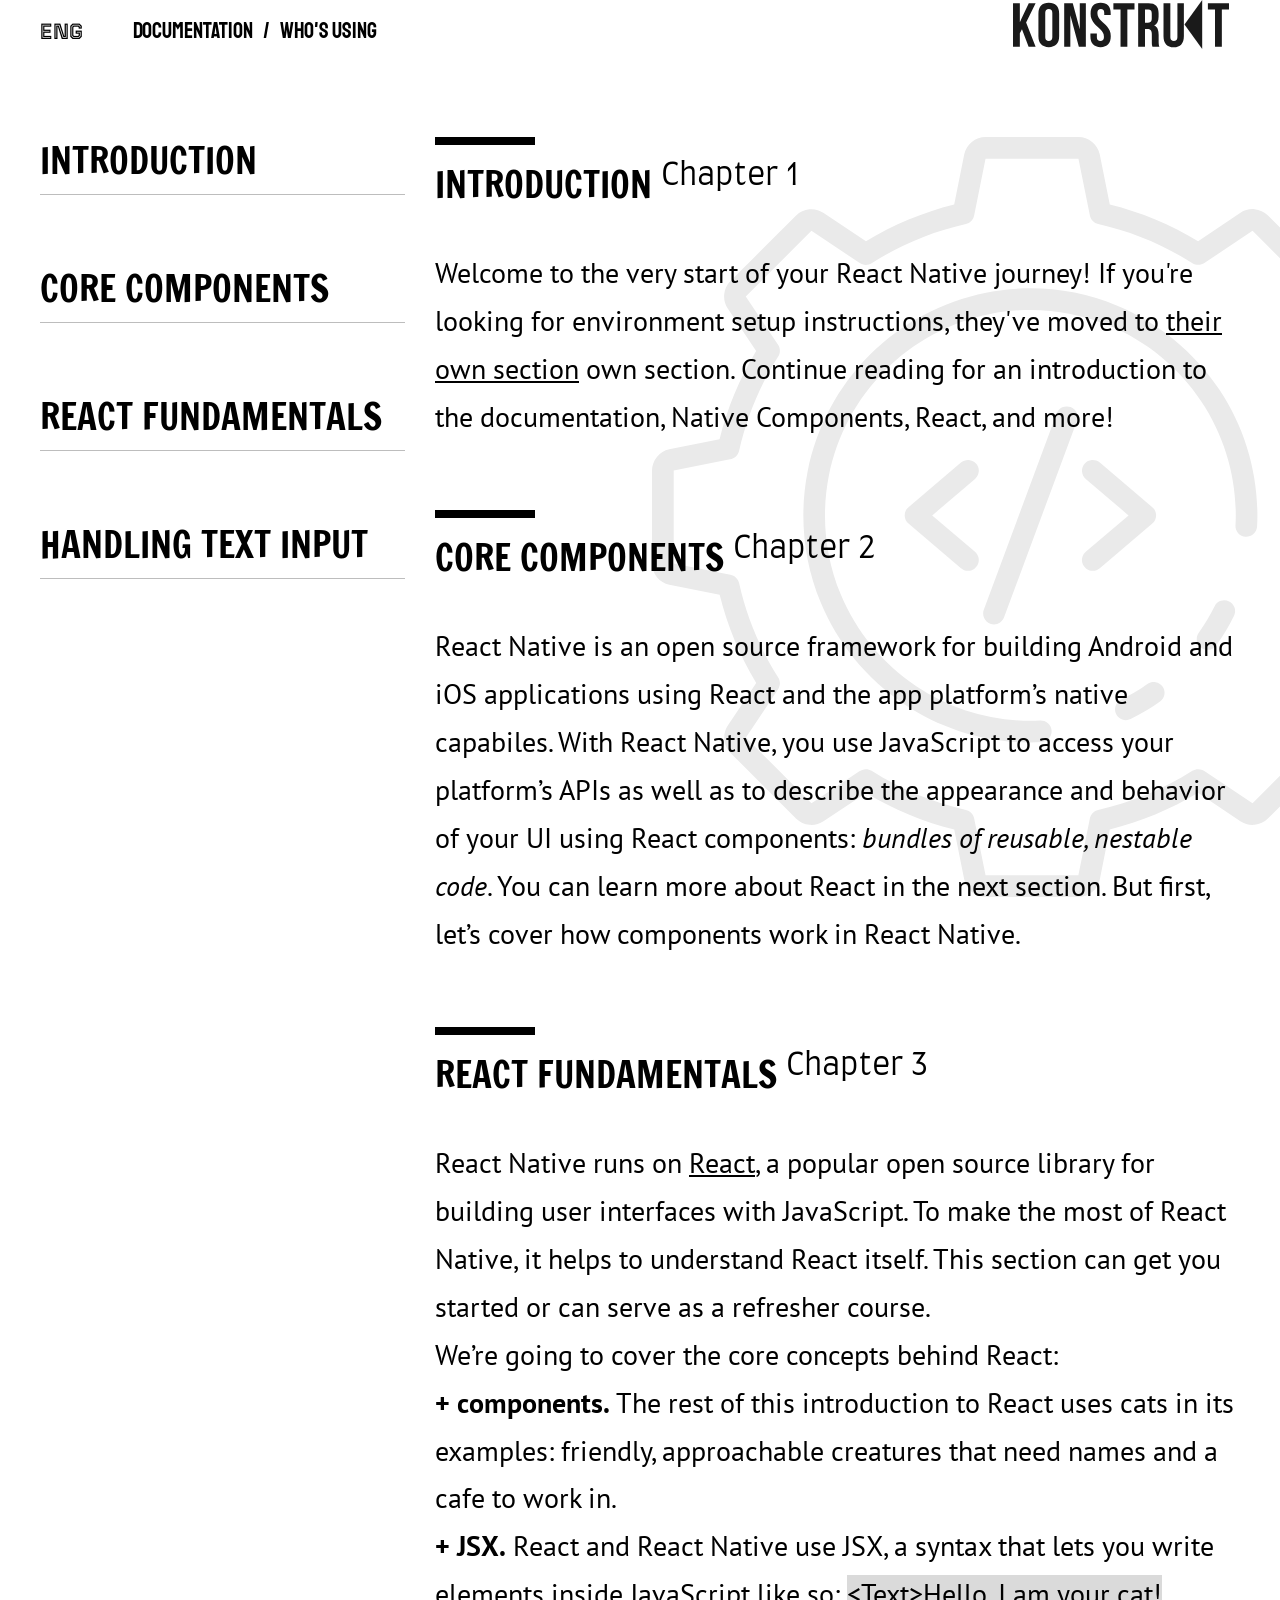
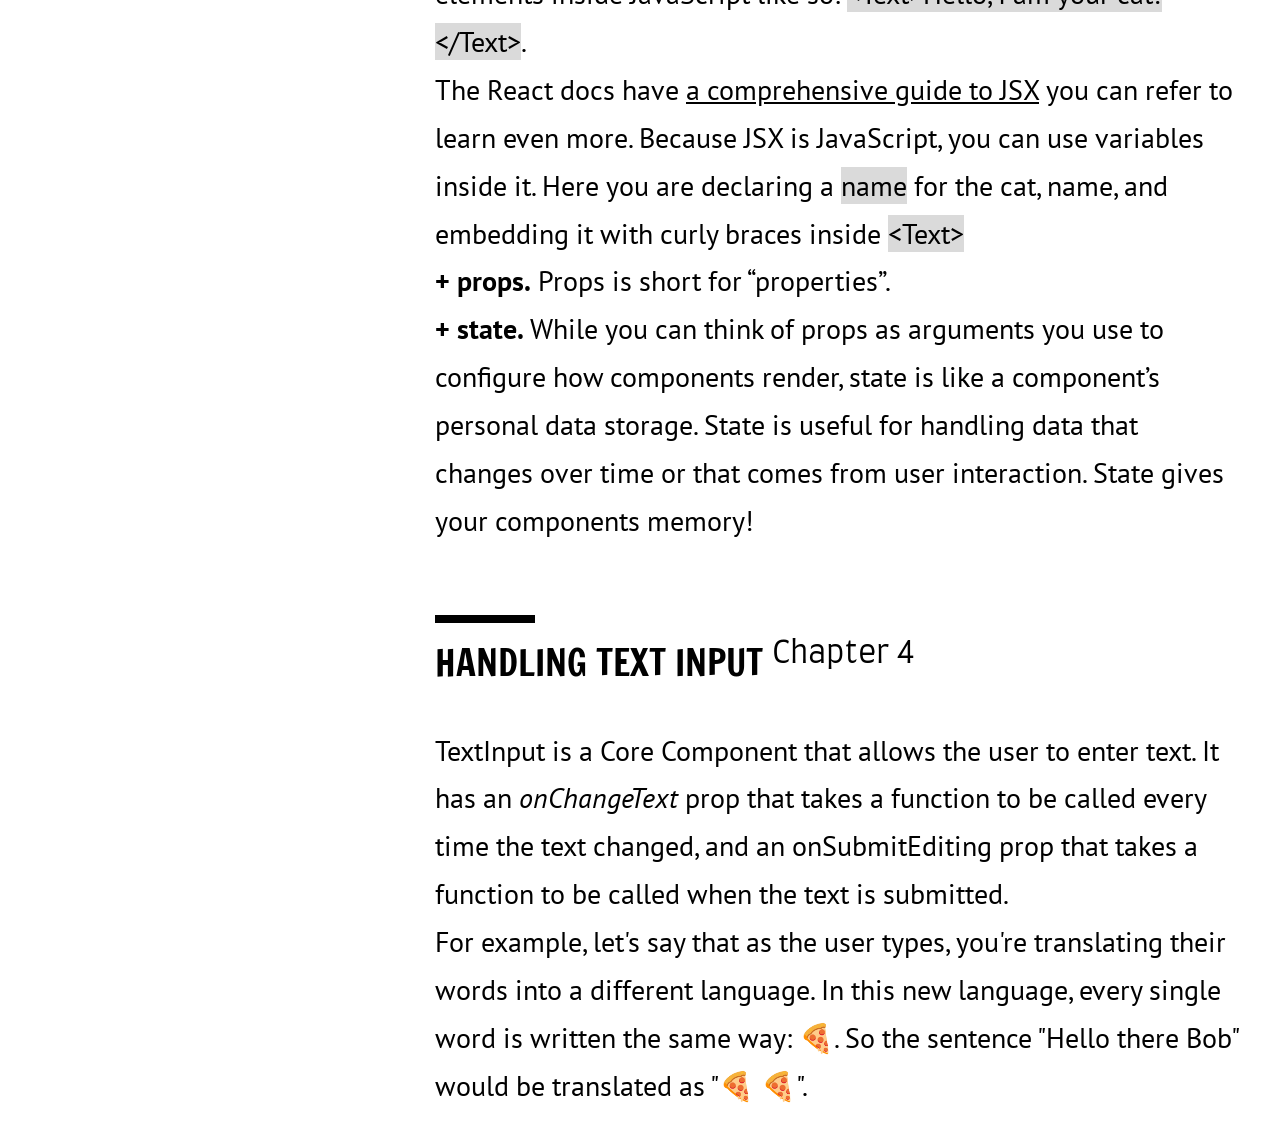
<file: index.html>
<!DOCTYPE html>
<html lang="en">

<head>
    <meta charset="UTF-8">
    <meta name="viewport" content="width=device-width, initial-scale=1.0">
    <title>POSITION-TRANSFORM</title>

    <link rel="preconnect" href="https://fonts.googleapis.com">
    <link rel="preconnect" href="https://fonts.gstatic.com" crossorigin>
    <link
        href="https://fonts.googleapis.com/css2?family=Farro:wght@300;400;500;700&family=Francois+One&family=PT+Sans:ital,wght@0,400;0,700;1,400;1,700&family=Staatliches&family=Tourney:ital,wght@0,100..900;1,100..900&display=swap"
        rel="stylesheet">

    <link rel="stylesheet" href="src/styles/style.css">
</head>

<body>
    <header class="header">
        <div class="container header-content-wrapper">
            <div class="lang-and-nav-cotainer">
                <a class="header__lang-link tourney-lang">eng</a>
                <nav class="header__nav staatliches-nav">
                    <ul class="header__list">
                        <li class="header__item">
                            <a>Documentation</a>
                        </li>
                        <li class="header__item">/</li>
                        <li class="header__item">
                            <a href="src/html pages/who'sUsing.html">Who's using</a>
                        </li>
                    </ul>
                </nav>
            </div>
            <a href="/" class="header__logo-link">
                <img src="src/images/company-logo-black.svg" alt="Site logo" class="header__img">
            </a>
        </div>
    </header>

    <main>
        <div class="content-wrapper container">

            <aside class="sidebar">
                <ul class="sidebar__list">
                    <li class="sidebar__item francois-one-heading">
                        <a href=".">Introduction</a>
                    </li>

                    <li class="sidebar__item francois-one-heading">
                        <a href=".">core components</a>
                    </li>

                    <li class="sidebar__item francois-one-heading">
                        <a href=".">react fundamentals</a>
                    </li>

                    <li class="sidebar__item francois-one-heading">
                        <a href=".">handling text input</a>
                    </li>
                </ul>
            </aside>

            <div class="main-content">
                <section class="Chapter-1">
                    <div>
                        <h2 class="francois-one-heading heading">Introduction <sup class="farro-light-chapter ">Chapter
                                1</sup>
                        </h2>
                        <p>
                            Welcome to the very start of your React Native journey! If you're looking for environment
                            setup
                            instructions, they've moved to <span class="underline-text">their own section</span> own
                            section.
                            Continue reading for an
                            introduction to the documentation, Native Components, React, and more!
                        </p>
                    </div>
                </section>

                <section class="Chapter-2">
                    <div>
                        <h2 class="francois-one-heading heading">core components <sup
                                class="farro-light-chapter">Chapter
                                2</sup></h2>
                        <p>
                            React Native is an open source framework for building Android and iOS applications using
                            React
                            and
                            the
                            app platform’s
                            native capabiles. With React Native, you use JavaScript to access your platform’s APIs as
                            well
                            as to
                            describe the
                            appearance and behavior of your UI using React components: <span class="italic-text">bundles
                                of
                                reusable, nestable
                                code</span>. You can
                            learn more about
                            React in the next section. But first, let’s cover how components work in React Native.
                        </p>
                    </div>
                </section>

                <section class="Chapter-3">
                    <div>
                        <h2 class="francois-one-heading heading">react fundamentals <sup
                                class="farro-light-chapter">Chapter
                                3</sup>
                        </h2>
                        <p>
                            React Native runs on <span class="underline-text">React</span>, a popular open source
                            library
                            for
                            building user interfaces
                            with
                            JavaScript. To make the most of React Native, it helps to understand React itself. This
                            section
                            can
                            get
                            you started or can serve as a refresher course.
                        </p>
                        <p>We’re going to cover the core concepts behind React:</p>
                        <ul>
                            <li>
                                <strong>+ components.</strong> The rest of this introduction to React uses cats in its
                                examples:
                                friendly, approachable creatures that
                                need names and a cafe to work in.
                            </li>
                            <li>
                                <strong>+ JSX.</strong> React and React Native use JSX, a syntax that lets you write
                                elements
                                inside
                                JavaScript like
                                so: <span class="background-text">&lt;Text&gt;Hello, I am your cat!&lt;/Text&gt;</span>.
                            </li>
                            <li>
                                The React docs have <span class="underline-text">a comprehensive guide to JSX</span> you
                                can
                                refer to learn even more.
                                Because JSX is JavaScript, you can use variables inside it. Here you are declaring a
                                <span class="background-text">name</span> for the cat, name, and embedding it with curly
                                braces
                                inside
                                <span class="background-text">&lt;Text&gt;</span>
                            </li>
                            <li>
                                <strong>+ props.</strong> Props is short for “properties”.
                            </li>
                            <li>
                                <strong>+ state.</strong> While you can think of props as arguments you use to configure
                                how
                                components render, state is like a component’s personal data storage. State is useful
                                for
                                handling
                                data that changes over time or that comes from user interaction. State gives your
                                components
                                memory!
                            </li>
                        </ul>
                    </div>
                </section>

                <section class="Chapter-4">
                    <div>
                        <h2 class="francois-one-heading heading">handling text input <sup
                                class="farro-light-chapter">Chapter
                                4</sup>
                        </h2>
                        <p>
                            TextInput is a Core Component that allows the user to enter text. It has an
                            <span class="italic-text">onChangeText</span>
                            prop that takes
                            a function to
                            be called every time the text changed, and an onSubmitEditing prop that takes a function to
                            be
                            called
                            when the text is
                            submitted.
                        </p>
                        <p>
                            For example, let's say that as the user types, you're translating their words into a
                            different
                            language.
                            In this new
                            language, every single word is written the same way: 🍕. So the sentence "Hello there Bob"
                            would
                            be
                            translated as "🍕
                            🍕".
                        </p>
                    </div>
                </section>
            </div>
        </div>
    </main>
</body>

</html>
</file>
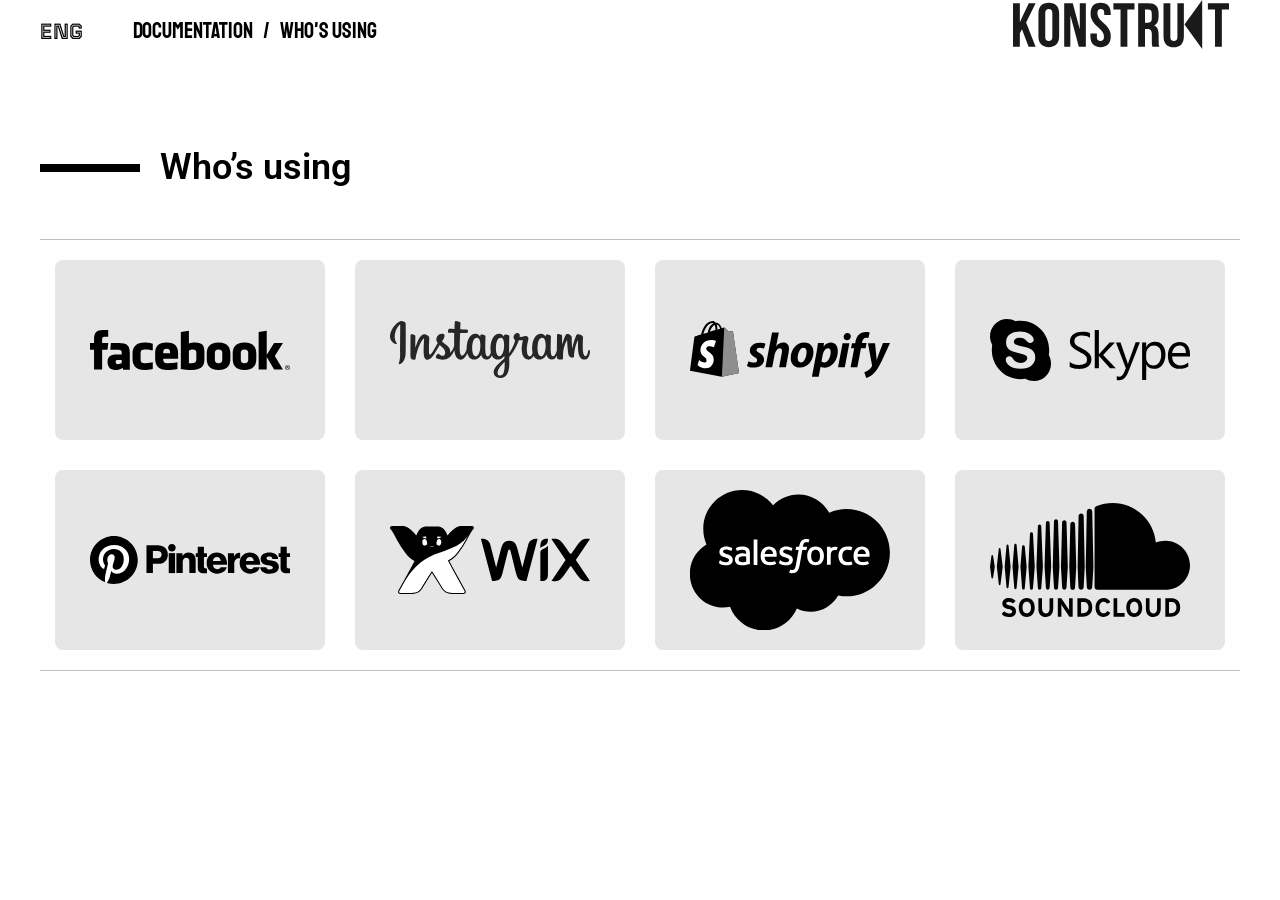
<file: src/html pages/who'sUsing.html>
<!DOCTYPE html>
<html lang="en">

<head>
    <meta charset="UTF-8">
    <meta name="viewport" content="width=device-width, initial-scale=1.0">
    <title>>POSITION-TRANSFORM</title>
    <link rel="preconnect" href="https://fonts.googleapis.com">
    <link rel="preconnect" href="https://fonts.gstatic.com" crossorigin>
    <link
        href="https://fonts.googleapis.com/css2?family=Farro:wght@300;400;500;700&family=Francois+One&family=PT+Sans:ital,wght@0,400;0,700;1,400;1,700&family=Staatliches&family=Tourney:ital,wght@0,100..900;1,100..900&family=Roboto:ital,wght@0,100..900;1,100..900&display=swap"
        rel="stylesheet">

    <link rel="stylesheet" href="../styles/style.css">
    <link rel="stylesheet" href="../styles/who'sUsing.css">
</head>

<body>
    <header class="header">
        <div class="container header-content-wrapper">
            <div class="lang-and-nav-cotainer">
                <a class="header__lang-link tourney-lang">eng</a>
                <nav class="header__nav staatliches-nav">
                    <ul class="header__list">
                        <li class="header__item">
                            <a href="../../index.html">Documentation</a>
                        </li>
                        <li class="header__item">/</li>
                        <li class="header__item">
                            <a>Who's using</a>
                        </li>
                    </ul>
                </nav>
            </div>
            <a href="../../index.html" class="header__logo-link">
                <img src="../images/company-logo-black.svg" alt="Site logo" class="header__img">
            </a>
        </div>
    </header>

    <main>
        <section class="whosUsing container">
            <h2 class="whosUsing__title">Who’s using</h2>
            <ul class="whosUsing__list">
                <li class="whosUsing__item">
                    <div class="card">
                        <div class="card__front">
                            <img src="../images/facebook-logo-black.svg" alt="Facebook logo black" class="logo-icon">
                        </div>

                        <div class="card__back">
                            <img src="../images/facebook-logo-white.svg" alt="Facebook logo white">
                        </div>
                    </div>
                </li>

                <li class="whosUsing__item">
                    <div class="card">
                        <div class="card__front">
                            <img src="../images/instagram-logo-black.svg" alt="Instagram logo black" class="logo-icon">
                        </div>

                        <div class="card__back">
                            <img src="../images/instagram-logo-white.svg" alt="Instagram logo white">
                        </div>
                    </div>
                </li>

                <li class="whosUsing__item">
                    <div class="card">
                        <div class="card__front">
                            <img src="../images/shopify-logo-black.svg" alt="Shopify logo black" class="logo-icon">
                        </div>

                        <div class="card__back">
                            <img src="../images/shopify-logo-white.svg" alt="Shopify logo white">
                        </div>
                    </div>
                </li>

                <li class="whosUsing__item">
                    <div class="card">
                        <div class="card__front">
                            <img src="../images/skype-logo-black.svg" alt="Skype logo black" class="logo-icon">
                        </div>

                        <div class="card__back">
                            <img src="../images/skype-logo-white.svg" alt="Skype logo white">
                        </div>
                    </div>
                </li>

                <li class="whosUsing__item">
                    <div class="card">
                        <div class="card__front">
                            <img src="../images/pinterest-logo-black.svg" alt="Pinterest logo black" class="logo-icon">
                        </div>

                        <div class="card__back">
                            <img src="../images/pinterest-logo-white.svg" alt="Pinterest logo white">
                        </div>
                    </div>
                </li>

                <li class="whosUsing__item">
                    <div class="card">
                        <div class="card__front">
                            <img src="../images/wix.com-logo-black.svg" alt="Wix logo black" class="logo-icon">
                        </div>

                        <div class="card__back">
                            <img src="../images/wix.com-logo-white.svg" alt="Wix logo white">
                        </div>
                    </div>
                </li>

                <li class="whosUsing__item">
                    <div class="card">
                        <div class="card__front">
                            <img src="../images/saleforse-logo-black.svg" alt="Saleforce logo black" class="logo-icon">
                        </div>

                        <div class="card__back">
                            <img src="../images/saleforse-logo-white.svg" alt="Saleforce logo white">
                        </div>
                    </div>
                </li>

                <li class="whosUsing__item">
                    <div class="card">
                        <div class="card__front">
                            <img src="../images/soundcloud-logo-black.svg" alt="Soundcloud logo black"
                                class="logo-icon">
                        </div>

                        <div class="card__back">
                            <img src="../images/soundcloud-logo-white.svg" alt="Soundcloud logo white">
                        </div>
                    </div>
                </li>
            </ul>
        </section>
    </main>

</body>

</html>
</file>
<file: src/styles/style.css>
/* ====================RESET CSS================= */
* {
  margin: 0;
  padding: 0;
  box-sizing: border-box;
}

li {
  list-style: none;
}

a {
  text-decoration: none;
}
:link,
:visited {
  color: inherit;
}

/* ==========================FONT FAMILIES====================== */
/* Francois One Regular - HEADING*/
/* Farro Light  - CHAPTERS*/
/* Staatliches Regular - NAVIGATION*/
/* Tourney SemiBold  - LANGUAGE*/
/* Roboto - Who's Using*/

/*=============================BASE CSS ======================*/

body {
  font-family: "PT Sans", sans-serif;
  font-weight: 400;
  font-style: normal;
  font-size: 28px;
  line-height: 1.71;
  color: rgba(0, 0, 0, 1);

  padding-bottom: 30px;
}

body:not(:has(.whosUsing)) {
  background-image: url(../images/bg-picture.svg);
  background-repeat: no-repeat;
  background-position: right 0 top 137px;

  background-attachment: fixed;
}

.container {
  max-width: 1200px;
  width: 100%;
  margin: 0 auto;
}

.francois-one-heading {
  font-family: "Francois One", sans-serif;
  font-weight: 400;
  font-style: normal;
  font-size: 36px;
  line-height: 1.33;
  text-transform: uppercase;
}

.francois-one-heading .farro-light-chapter {
  font-family: "Farro", sans-serif;
  font-weight: 300;
  font-style: normal;
  font-size: 30px;
  text-transform: none;
}

.staatliches-nav {
  font-family: "Staatliches", sans-serif;
  font-weight: 400;
  font-style: normal;
  font-size: 22px;
}

.tourney-lang {
  font-family: "Tourney", sans-serif;
  font-weight: 600;
  font-style: normal;
  font-size: 22px;
}

/* ======================HEADER================= */

.header {
  margin-bottom: 70px;
  position: fixed;
  top: 0;
  left: 0;

  width: 100%;
  z-index: 10;

  background-color: rgb(255, 255, 255);
}

.header-content-wrapper {
  display: flex;
  justify-content: space-between;
  align-items: center;
}

.lang-and-nav-cotainer {
  display: flex;
  gap: 50px;
}

.header__lang-link {
  text-transform: uppercase;
  color: inherit;
}

.header__list {
  display: flex;
  gap: 10px;
}

.header__img {
  height: 49px;
  width: 238px;
  color: rgba(26, 26, 26, 1);
}

/* ====================ASIDEBAR=============== */
.sidebar {
  position: sticky;
  top: 137px;

  height: max-content;
}

.sidebar__item {
  width: 365px;
  height: 58px;
  padding-bottom: 10px;
  border-bottom: 1px solid rgba(189, 189, 189, 1);
}

.sidebar__item:not(:last-child) {
  margin-bottom: 70px;
}

/* ======================MAIN PART================= */
.content-wrapper {
  display: flex;
  gap: 30px;

  padding-top: 137px;
}

.heading {
  margin-bottom: 40px;

  padding-top: 20px;
  position: relative;
}

.heading ::before {
  content: "";
  position: absolute;
  top: 0;
  left: 0;

  width: 100px;
  height: 8px;

  background-color: rgba(0, 0, 0, 1);
}

section:not(:last-child) {
  margin-bottom: 70px;
}

.underline-text {
  text-decoration: underline;
}

.italic-text {
  font-style: italic;
}

.background-text {
  background-color: rgba(218, 218, 218, 1);
}
</file>
